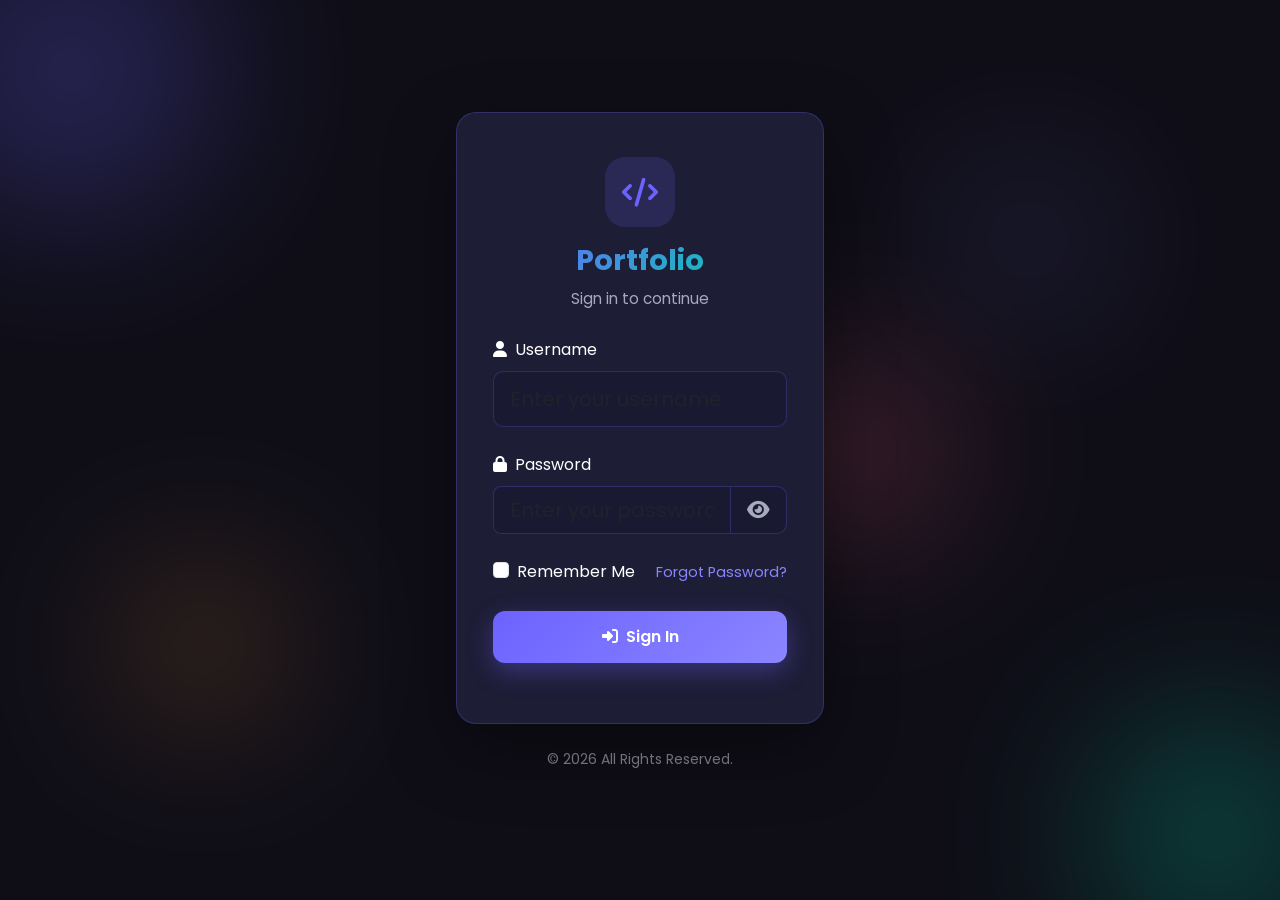
<file: login.html>
<!DOCTYPE html>
<html lang="en">
<head>
    <meta charset="UTF-8">
    <meta name="viewport" content="width=device-width, initial-scale=1.0">
    <title>Login - Portfolio</title>
    <!-- Google Fonts -->
    <link href="https://fonts.googleapis.com/css2?family=Poppins:wght@300;400;500;600;700;800&display=swap" rel="stylesheet">
    <!-- Font Awesome -->
    <link rel="stylesheet" href="https://cdnjs.cloudflare.com/ajax/libs/font-awesome/6.5.1/css/all.min.css">
    <!-- Bootstrap 5 -->
    <link href="https://cdn.jsdelivr.net/npm/bootstrap@5.3.2/dist/css/bootstrap.min.css" rel="stylesheet">
    <!-- Custom CSS -->
    <link rel="stylesheet" href="css/style.css">
</head>
<body>
    <div class="login-wrapper">
        <!-- Animated Background Shapes -->
        <div class="bg-shapes">
            <div class="shape shape-1"></div>
            <div class="shape shape-2"></div>
            <div class="shape shape-3"></div>
            <div class="shape shape-4"></div>
            <div class="shape shape-5"></div>
        </div>

        <div class="container">
            <div class="row justify-content-center align-items-center min-vh-100">
                <div class="col-12 col-sm-10 col-md-8 col-lg-5 col-xl-4">
                    <!-- Login Card -->
                    <div class="login-card">
                        <!-- Logo / Brand -->
                        <div class="login-brand text-center mb-4">
                            <div class="brand-icon">
                                <i class="fas fa-code"></i>
                            </div>
                            <h2 class="brand-title">Portfolio</h2>
                            <p class="brand-subtitle">Sign in to continue</p>
                        </div>

                        <!-- Error Message -->
                        <div id="loginError" class="alert alert-danger d-none" role="alert">
                            <i class="fas fa-exclamation-circle me-2"></i>
                            <span id="errorText">Invalid credentials. Please try again.</span>
                        </div>

                        <!-- Success Message -->
                        <div id="loginSuccess" class="alert alert-success d-none" role="alert">
                            <i class="fas fa-check-circle me-2"></i>
                            Login successful! Redirecting...
                        </div>

                        <!-- Login Form -->
                        <form id="loginForm" novalidate>
                            <!-- Username Field -->
                            <div class="mb-4">
                                <label for="username" class="form-label">
                                    <i class="fas fa-user me-2"></i>Username
                                </label>
                                <input
                                    type="text"
                                    class="form-control form-control-lg"
                                    id="username"
                                    placeholder="Enter your username"
                                    autocomplete="username"
                                    required
                                >
                                <div class="invalid-feedback">Please enter your username.</div>
                            </div>

                            <!-- Password Field -->
                            <div class="mb-4">
                                <label for="password" class="form-label">
                                    <i class="fas fa-lock me-2"></i>Password
                                </label>
                                <div class="input-group input-group-lg">
                                    <input
                                        type="password"
                                        class="form-control"
                                        id="password"
                                        placeholder="Enter your password"
                                        autocomplete="current-password"
                                        required
                                    >
                                    <button
                                        class="btn btn-outline-secondary"
                                        type="button"
                                        id="togglePassword"
                                        aria-label="Toggle password visibility"
                                        title="Show/Hide Password"
                                    >
                                        <i class="fas fa-eye" id="toggleIcon"></i>
                                    </button>
                                </div>
                                <div class="invalid-feedback">Please enter your password.</div>
                            </div>

                            <!-- Remember Me & Forgot -->
                            <div class="d-flex justify-content-between align-items-center mb-4">
                                <div class="form-check">
                                    <input
                                        class="form-check-input"
                                        type="checkbox"
                                        id="rememberMe"
                                    >
                                    <label class="form-check-label" for="rememberMe">
                                        Remember Me
                                    </label>
                                </div>
                                <a href="#" class="forgot-link" onclick="showForgotHint(event)">
                                    Forgot Password?
                                </a>
                            </div>

                            <!-- Login Button -->
                            <button
                                type="submit"
                                class="btn btn-login w-100 btn-lg mb-3"
                                id="loginBtn"
                            >
                                <i class="fas fa-sign-in-alt me-2"></i>Sign In
                            </button>
                        </form>
                    </div>

                    <!-- Footer Text -->
                    <p class="text-center text-white-50 mt-4 small">
                        &copy; <span id="footerYear"></span> All Rights Reserved.
                    </p>
                </div>
            </div>
        </div>
    </div>

    <!-- Bootstrap JS -->
    <script src="https://cdn.jsdelivr.net/npm/bootstrap@5.3.2/dist/js/bootstrap.bundle.min.js"></script>
    <!-- Custom JS -->
    <script src="js/login.js"></script>
</body>
</html>
</file>
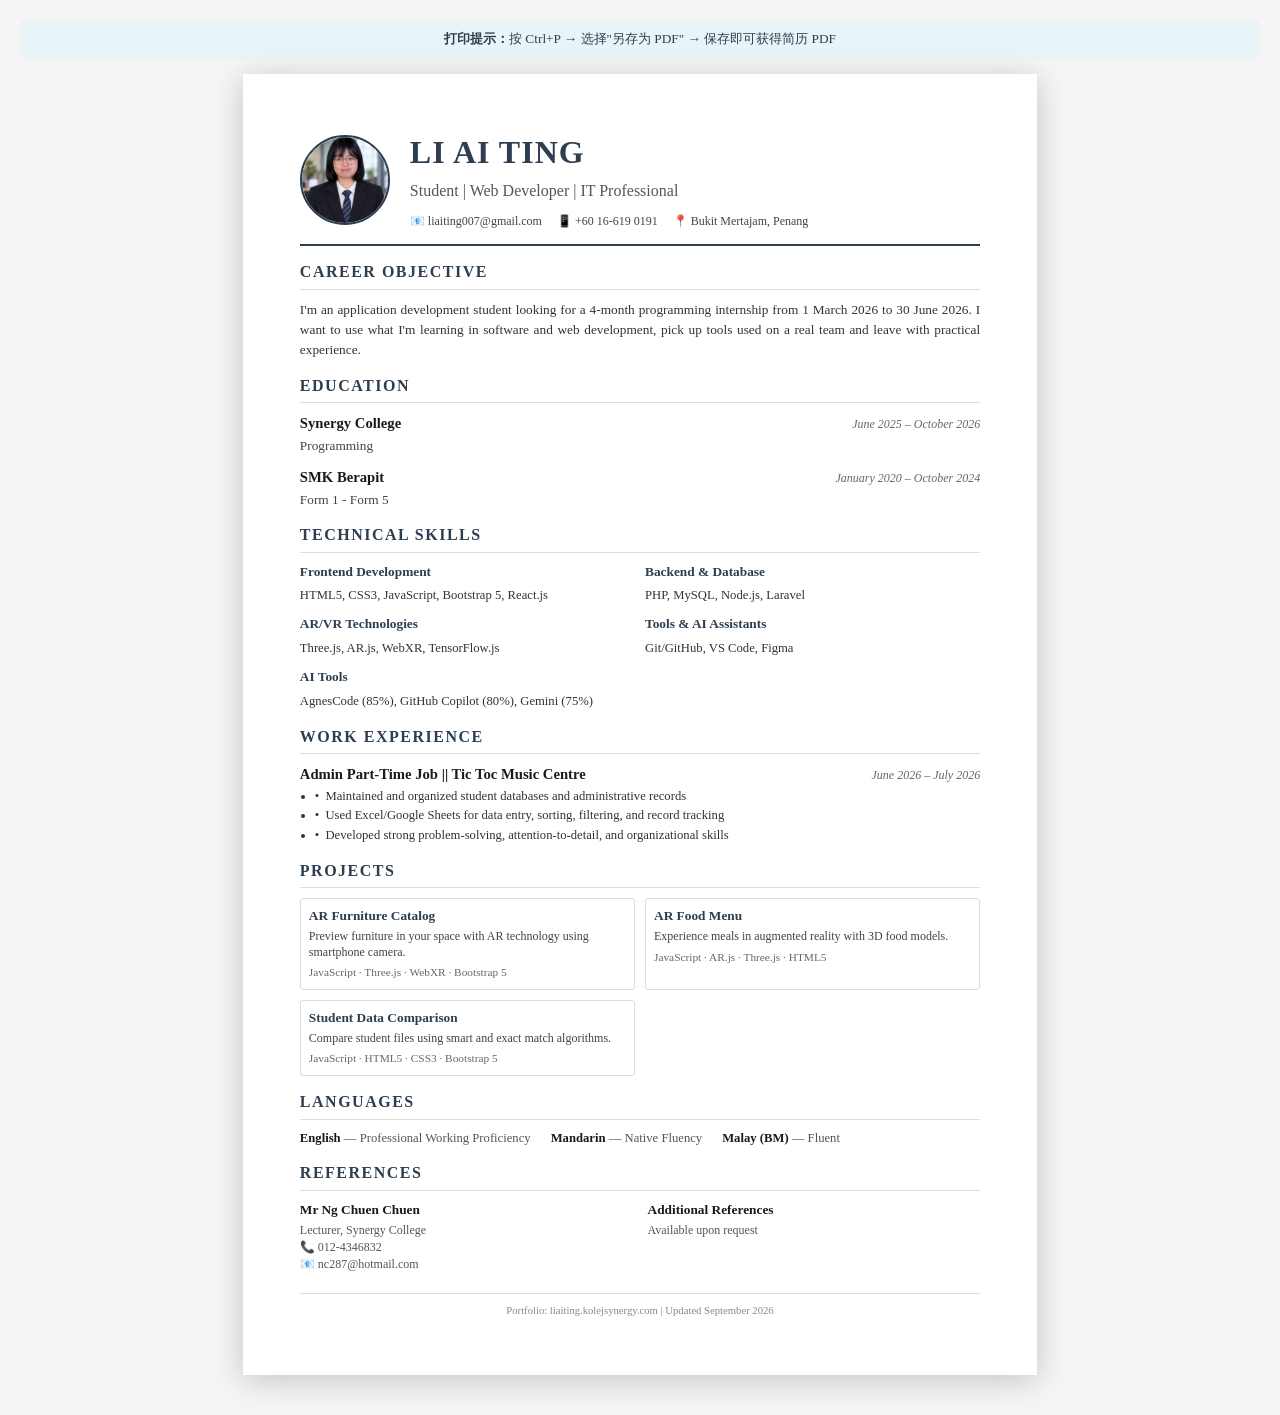
<file: resume.html>
<!DOCTYPE html>
<html lang="en">
<head>
    <meta charset="UTF-8">
    <meta name="viewport" content="width=device-width, initial-scale=1.0">
    <title>Li Ai Ting - Resume</title>
    <style>
        /* Reset and base */
        * {
            margin: 0;
            padding: 0;
            box-sizing: border-box;
        }
        
        body {
            font-family: 'Georgia', 'Times New Roman', serif;
            font-size: 11pt;
            line-height: 1.4;
            color: #1a1a1a;
            background: #fff;
        }
        
        /* A4 page setup */
        @page {
            size: A4;
            margin: 15mm;
        }
        
        .page {
            width: 210mm;
            min-height: 297mm;
            padding: 15mm;
            margin: 0 auto;
            background: #fff;
        }
        
        /* Header section */
        .header {
            display: flex;
            align-items: center;
            gap: 20px;
            padding-bottom: 15px;
            border-bottom: 2px solid #2c3e50;
            margin-bottom: 15px;
        }
        
        .profile-photo {
            width: 90px;
            height: 90px;
            border-radius: 50%;
            object-fit: cover;
            border: 2px solid #2c3e50;
            flex-shrink: 0;
        }
        
        .header-info {
            flex: 1;
        }
        
        .name {
            font-size: 24pt;
            font-weight: bold;
            color: #2c3e50;
            margin-bottom: 5px;
            letter-spacing: 1px;
        }
        
        .title {
            font-size: 12pt;
            color: #555;
            margin-bottom: 10px;
            font-weight: normal;
        }
        
        .contact-info {
            display: flex;
            flex-wrap: wrap;
            gap: 15px;
            font-size: 9pt;
            color: #444;
        }
        
        .contact-info span {
            display: flex;
            align-items: center;
            gap: 5px;
        }
        
        /* Section styling */
        .section {
            margin-bottom: 15px;
        }
        
        .section-title {
            font-size: 12pt;
            font-weight: bold;
            color: #2c3e50;
            text-transform: uppercase;
            letter-spacing: 1.5px;
            border-bottom: 1px solid #ddd;
            padding-bottom: 5px;
            margin-bottom: 10px;
        }
        
        /* Objective */
        .objective {
            font-size: 10pt;
            color: #333;
            text-align: justify;
            line-height: 1.5;
        }
        
        /* Education and Experience */
        .edu-item, .work-item {
            margin-bottom: 12px;
        }
        
        .edu-item:last-child, .work-item:last-child {
            margin-bottom: 0;
        }
        
        .item-header {
            display: flex;
            justify-content: space-between;
            align-items: baseline;
            margin-bottom: 3px;
        }
        
        .item-title {
            font-size: 11pt;
            font-weight: bold;
            color: #1a1a1a;
        }
        
        .item-date {
            font-size: 9pt;
            color: #666;
            font-style: italic;
        }
        
        .item-subtitle {
            font-size: 10pt;
            color: #444;
            margin-bottom: 4px;
        }
        
        .item-desc {
            font-size: 9.5pt;
            color: #333;
            line-height: 1.4;
        }
        
        .item-desc ul {
            margin-left: 15px;
            padding: 0;
        }
        
        .item-desc li {
            margin-bottom: 2px;
        }
        
        .item-desc li:before {
            content: "• ";
            margin-right: 3px;
        }
        
        /* Skills */
        .skills-grid {
            display: grid;
            grid-template-columns: 1fr 1fr;
            gap: 10px;
        }
        
        .skill-category h4 {
            font-size: 10pt;
            font-weight: bold;
            color: #2c3e50;
            margin-bottom: 5px;
        }
        
        .skill-list {
            font-size: 9.5pt;
            color: #333;
            line-height: 1.5;
        }
        
        /* Languages */
        .languages-list {
            display: flex;
            gap: 20px;
            flex-wrap: wrap;
        }
        
        .language-item {
            font-size: 9.5pt;
        }
        
        .language-name {
            font-weight: bold;
            color: #1a1a1a;
        }
        
        .language-level {
            color: #555;
        }
        
        /* Projects */
        .projects-grid {
            display: grid;
            grid-template-columns: 1fr 1fr;
            gap: 10px;
        }
        
        .project-item {
            border: 1px solid #ddd;
            padding: 8px;
            border-radius: 3px;
        }
        
        .project-name {
            font-size: 10pt;
            font-weight: bold;
            color: #2c3e50;
            margin-bottom: 3px;
        }
        
        .project-desc {
            font-size: 9pt;
            color: #444;
            margin-bottom: 5px;
            line-height: 1.3;
        }
        
        .project-tech {
            font-size: 8.5pt;
            color: #666;
        }
        
        /* References */
        .references-grid {
            display: grid;
            grid-template-columns: 1fr 1fr;
            gap: 15px;
        }
        
        .reference-item h4 {
            font-size: 10pt;
            font-weight: bold;
            color: #1a1a1a;
            margin-bottom: 3px;
        }
        
        .reference-item p {
            font-size: 9pt;
            color: #555;
            margin: 0;
            line-height: 1.4;
        }
        
        /* Footer */
        .footer {
            margin-top: 20px;
            padding-top: 10px;
            border-top: 1px solid #ddd;
            text-align: center;
            font-size: 8pt;
            color: #888;
        }
        
        /* Print styles */
        @media print {
            body {
                print-color-adjust: exact;
                -webkit-print-color-adjust: exact;
            }
            
            .page {
                padding: 0;
                margin: 0;
                width: 100%;
                min-height: auto;
                box-shadow: none;
            }
            
            .section {
                page-break-inside: avoid;
            }
            
            .project-item, .reference-item {
                page-break-inside: avoid;
            }
        }
        
        /* Screen preview styling */
        @media screen {
            body {
                background: #f5f5f5;
                padding: 20px;
            }
            
            .page {
                box-shadow: 0 5px 30px rgba(0,0,0,0.2);
                margin-bottom: 20px;
            }
            
            .print-hint {
                text-align: center;
                margin-bottom: 15px;
                padding: 10px;
                background: #e8f4f8;
                border-radius: 5px;
                font-size: 10pt;
                color: #2c3e50;
            }
        }
    </style>
</head>
<body>
    <div class="print-hint">
        <strong>打印提示：</strong>按 Ctrl+P → 选择"另存为 PDF" → 保存即可获得简历 PDF
    </div>
    
    <div class="page">
        <!-- Header -->
        <div class="header">
            <img src="images/profile.jpg" alt="Li Ai Ting" class="profile-photo">
            <div class="header-info">
                <h1 class="name">LI AI TING</h1>
                <p class="title">Student | Web Developer | IT Professional</p>
                <div class="contact-info">
                    <span>📧 liaiting007@gmail.com</span>
                    <span>📱 +60 16-619 0191</span>
                    <span>📍 Bukit Mertajam, Penang</span>
                </div>
            </div>
        </div>
        
        <!-- Career Objective -->
        <div class="section">
            <h2 class="section-title">Career Objective</h2>
            <p class="objective">
                I'm an application development student looking for a 4-month programming internship from 1 March 2026 to 30 June 2026. I want to use what I'm learning in software and web development, pick up tools used on a real team and leave with practical experience.
            </p>
        </div>
        
        <!-- Education -->
        <div class="section">
            <h2 class="section-title">Education</h2>
            <div class="edu-item">
                <div class="item-header">
                    <span class="item-title">Synergy College</span>
                    <span class="item-date">June 2025 – October 2026</span>
                </div>
                <div class="item-subtitle">Programming</div>
            </div>
            <div class="edu-item">
                <div class="item-header">
                    <span class="item-title">SMK Berapit</span>
                    <span class="item-date">January 2020 – October 2024</span>
                </div>
                <div class="item-subtitle">Form 1 - Form 5</div>
            </div>
        </div>
        
        <!-- Technical Skills -->
        <div class="section">
            <h2 class="section-title">Technical Skills</h2>
            <div class="skills-grid">
                <div class="skill-category">
                    <h4>Frontend Development</h4>
                    <p class="skill-list">HTML5, CSS3, JavaScript, Bootstrap 5, React.js</p>
                </div>
                <div class="skill-category">
                    <h4>Backend & Database</h4>
                    <p class="skill-list">PHP, MySQL, Node.js, Laravel</p>
                </div>
                <div class="skill-category">
                    <h4>AR/VR Technologies</h4>
                    <p class="skill-list">Three.js, AR.js, WebXR, TensorFlow.js</p>
                </div>
                <div class="skill-category">
                    <h4>Tools & AI Assistants</h4>
                    <p class="skill-list">Git/GitHub, VS Code, Figma</p>
                </div>
                <div class="skill-category">
                    <h4>AI Tools</h4>
                    <p class="skill-list">AgnesCode (85%), GitHub Copilot (80%), Gemini (75%)</p>
                </div>
            </div>
        </div>
        
        <!-- Work Experience -->
        <div class="section">
            <h2 class="section-title">Work Experience</h2>
            <div class="work-item">
                <div class="item-header">
                    <span class="item-title">Admin Part-Time Job || Tic Toc Music Centre</span>
                    <span class="item-date">June 2026 – July 2026</span>
                </div>
                <div class="item-desc">
                    <ul>
                        <li>Maintained and organized student databases and administrative records</li>
                        <li>Used Excel/Google Sheets for data entry, sorting, filtering, and record tracking</li>
                        <li>Developed strong problem-solving, attention-to-detail, and organizational skills</li>
                    </ul>
                </div>
            </div>
        </div>
        
        <!-- Projects -->
        <div class="section">
            <h2 class="section-title">Projects</h2>
            <div class="projects-grid">
                <div class="project-item">
                    <div class="project-name">AR Furniture Catalog</div>
                    <p class="project-desc">Preview furniture in your space with AR technology using smartphone camera.</p>
                    <p class="project-tech">JavaScript · Three.js · WebXR · Bootstrap 5</p>
                </div>
                <div class="project-item">
                    <div class="project-name">AR Food Menu</div>
                    <p class="project-desc">Experience meals in augmented reality with 3D food models.</p>
                    <p class="project-tech">JavaScript · AR.js · Three.js · HTML5</p>
                </div>
                <div class="project-item">
                    <div class="project-name">Student Data Comparison</div>
                    <p class="project-desc">Compare student files using smart and exact match algorithms.</p>
                    <p class="project-tech">JavaScript · HTML5 · CSS3 · Bootstrap 5</p>
                </div>
            </div>
        </div>
        
        <!-- Languages -->
        <div class="section">
            <h2 class="section-title">Languages</h2>
            <div class="languages-list">
                <div class="language-item">
                    <span class="language-name">English</span>
                    <span class="language-level">— Professional Working Proficiency</span>
                </div>
                <div class="language-item">
                    <span class="language-name">Mandarin</span>
                    <span class="language-level">— Native Fluency</span>
                </div>
                <div class="language-item">
                    <span class="language-name">Malay (BM)</span>
                    <span class="language-level">— Fluent</span>
                </div>
            </div>
        </div>
        
        <!-- References -->
        <div class="section">
            <h2 class="section-title">References</h2>
            <div class="references-grid">
                <div class="reference-item">
                    <h4>Mr Ng Chuen Chuen</h4>
                    <p>Lecturer, Synergy College<br>
                    📞 012-4346832<br>
                    📧 nc287@hotmail.com</p>
                </div>
                <div class="reference-item">
                    <h4>Additional References</h4>
                    <p>Available upon request</p>
                </div>
            </div>
        </div>
        
        <!-- Footer -->
        <div class="footer">
            Portfolio: liaiting.kolejsynergy.com | Updated September 2026
        </div>
    </div>
</body>
</html>
</file>
<file: css/style.css>
/* ============================================================
   PERSONAL PORTFOLIO — MASTER STYLESHEET
   ============================================================
   CUSTOMIZATION GUIDE
   Change these CSS variables to re-theme the entire site.
   ============================================================ */

/* ---- REPLACE: Theme Colours ---- */
:root {
    --primary-color:        #6C63FF;   /* Main brand colour            */
    --primary-dark:         #5A52D5;   /* Darker shade for hovers      */
    --primary-light:        #8B85FF;   /* Lighter shade for accents    */
    --secondary-color:      #00D4AA;   /* Accent / highlight colour    */
    --accent-color:         #FF6584;   /* CTA / warning accent         */
    --background-color:     #0F0E17;   /* Page background              */
    --background-alt:       #1A1932;   /* Card / section alt bg        */
    --background-card:      #1E1D36;   /* Card surface                 */
    --text-color:           #FFFFFE;   /* Primary text                 */
    --text-muted:           #A7A9BE;   /* Muted / secondary text       */
    --text-dark:            #2D2D2D;   /* Dark text for light elements */
    --border-color:         rgba(108, 99, 255, 0.25);
    --shadow-color:         rgba(0, 0, 0, 0.4);
    --gradient-hero:        linear-gradient(135deg, #6C63FF 0%, #00D4AA 100%);
    --gradient-card:        linear-gradient(145deg, #1E1D36 0%, #1A1932 100%);
    --gradient-btn:         linear-gradient(135deg, #6C63FF 0%, #8B85FF 100%);
    --font-main:            'Poppins', sans-serif;
    --transition-speed:     0.3s;
    --border-radius:        12px;
    --border-radius-lg:     20px;
}

/* ---- REPLACE: Font size scale (optional) ---- */
html { font-size: 16px; }

/* ============================================================
   RESET & BASE
   ============================================================ */
*, *::before, *::after { box-sizing: border-box; margin: 0; padding: 0; }

html {
    scroll-behavior: smooth;
    scroll-padding-top: 80px;
}

body {
    font-family: var(--font-main);
    background-color: var(--background-color);
    color: var(--text-color);
    line-height: 1.7;
    overflow-x: hidden;
}

a { text-decoration: none; color: inherit; transition: color var(--transition-speed); }
ul { list-style: none; }
img { max-width: 100%; height: auto; display: block; }
button { cursor: pointer; border: none; background: none; font-family: inherit; }

/* ============================================================
   UTILITY
   ============================================================ */
.container { max-width: 1200px; padding: 0 1.5rem; }
.section { padding: 100px 0; position: relative; }
.section-alt { background: var(--background-alt); }

.section-header {
    text-align: center;
    margin-bottom: 60px;
}
.section-header h2 {
    font-size: 2.5rem;
    font-weight: 700;
    margin-bottom: 12px;
    position: relative;
    display: inline-block;
}
.section-header h2::after {
    content: '';
    position: absolute;
    bottom: -8px;
    left: 50%;
    transform: translateX(-50%);
    width: 60px;
    height: 4px;
    background: var(--gradient-hero);
    border-radius: 2px;
}
.section-header p {
    color: var(--text-muted);
    font-size: 1.1rem;
    max-width: 600px;
    margin: 16px auto 0;
}

/* ============================================================
   SCROLL REVEAL
   ============================================================ */
.reveal {
    opacity: 0;
    transform: translateY(40px);
    transition: opacity 0.8s ease, transform 0.8s ease;
}
.reveal.active {
    opacity: 1;
    transform: translateY(0);
}

/* ============================================================
   NAVBAR
   ============================================================ */
.navbar {
    position: sticky;
    top: 0;
    z-index: 1000;
    background: rgba(15, 14, 23, 0.9);
    backdrop-filter: blur(20px);
    -webkit-backdrop-filter: blur(20px);
    border-bottom: 1px solid var(--border-color);
    padding: 12px 0;
    transition: all var(--transition-speed);
}
.navbar.scrolled {
    padding: 8px 0;
    box-shadow: 0 4px 30px var(--shadow-color);
}
.navbar-brand {
    font-weight: 700;
    font-size: 1.5rem;
    background: var(--gradient-hero);
    -webkit-background-clip: text;
    -webkit-text-fill-color: transparent;
    background-clip: text;
}
.navbar-brand span { color: var(--secondary-color); }
.navbar-nav .nav-link {
    color: var(--text-muted);
    font-weight: 500;
    font-size: 0.95rem;
    padding: 8px 16px !important;
    border-radius: 8px;
    transition: all var(--transition-speed);
    position: relative;
}
.navbar-nav .nav-link:hover,
.navbar-nav .nav-link.active {
    color: var(--primary-color);
}
.navbar-nav .nav-link.active::after {
    content: '';
    position: absolute;
    bottom: 0;
    left: 50%;
    transform: translateX(-50%);
    width: 20px;
    height: 3px;
    background: var(--primary-color);
    border-radius: 2px;
}
.navbar-toggler {
    border: 1px solid var(--border-color);
    padding: 6px 10px;
}
.navbar-toggler-icon {
    background-image: url("data:image/svg+xml,%3csvg xmlns='http://www.w3.org/2000/svg' viewBox='0 0 30 30'%3e%3cpath stroke='rgba(108,99,255,1)' stroke-linecap='round' stroke-miterlimit='10' stroke-width='2' d='M4 7h22M4 15h22M4 23h22'/%3e%3c/svg%3e");
}
.btn-logout {
    background: var(--accent-color);
    color: #fff !important;
    border-radius: 8px;
    padding: 6px 18px !important;
    font-weight: 600;
    transition: all var(--transition-speed);
}
.btn-logout:hover {
    background: #e5546f;
    transform: translateY(-2px);
}

/* ============================================================
   HERO SECTION
   ============================================================ */
#home {
    min-height: 100vh;
    display: flex;
    align-items: center;
    justify-content: center;
    padding: 120px 0 80px;
    position: relative;
    overflow: hidden;
}
/* Animated background orbs */
.hero-bg-orb {
    position: absolute;
    border-radius: 50%;
    filter: blur(80px);
    opacity: 0.3;
    animation: floatOrb 8s ease-in-out infinite;
}
.hero-bg-orb.orb1 {
    width: 400px; height: 400px;
    background: var(--primary-color);
    top: -100px; right: -100px;
    animation-delay: 0s;
}
.hero-bg-orb.orb2 {
    width: 300px; height: 300px;
    background: var(--secondary-color);
    bottom: -50px; left: -50px;
    animation-delay: 3s;
}
.hero-bg-orb.orb3 {
    width: 200px; height: 200px;
    background: var(--accent-color);
    top: 50%; left: 50%;
    animation-delay: 5s;
}
@keyframes floatOrb {
    0%, 100% { transform: translate(0, 0) scale(1); }
    33% { transform: translate(30px, -30px) scale(1.05); }
    66% { transform: translate(-20px, 20px) scale(0.95); }
}

.hero-content {
    display: grid;
    grid-template-columns: 1fr 1fr;
    gap: 60px;
    align-items: center;
    position: relative;
    z-index: 2;
}
.hero-text .greeting {
    font-size: 1.1rem;
    color: var(--secondary-color);
    font-weight: 600;
    text-transform: uppercase;
    letter-spacing: 3px;
    margin-bottom: 12px;
}
.hero-text h1 {
    font-size: 3.5rem;
    font-weight: 800;
    line-height: 1.15;
    margin-bottom: 8px;
}
.hero-text h1 span {
    background: var(--gradient-hero);
    -webkit-background-clip: text;
    -webkit-text-fill-color: transparent;
    background-clip: text;
}
.hero-text .tagline {
    font-size: 1.4rem;
    color: var(--text-muted);
    margin-bottom: 16px;
}
.typing-wrapper {
    font-size: 1.3rem;
    color: var(--primary-light);
    margin-bottom: 20px;
    min-height: 32px;
}
.typing-wrapper .typed-cursor { color: var(--primary-color); }
.hero-text .intro {
    color: var(--text-muted);
    font-size: 1.05rem;
    margin-bottom: 32px;
    max-width: 500px;
}
.hero-buttons { display: flex; gap: 16px; flex-wrap: wrap; margin-bottom: 32px; }
.btn-primary-custom {
    background: var(--gradient-btn);
    color: #fff;
    padding: 14px 32px;
    border-radius: 50px;
    font-weight: 600;
    font-size: 1rem;
    display: inline-flex;
    align-items: center;
    gap: 8px;
    transition: all var(--transition-speed);
    box-shadow: 0 8px 25px rgba(108, 99, 255, 0.35);
}
.btn-primary-custom:hover {
    transform: translateY(-3px);
    box-shadow: 0 12px 35px rgba(108, 99, 255, 0.5);
    color: #fff;
}
.btn-secondary-custom {
    background: transparent;
    color: var(--text-color);
    border: 2px solid var(--border-color);
    padding: 12px 32px;
    border-radius: 50px;
    font-weight: 600;
    font-size: 1rem;
    display: inline-flex;
    align-items: center;
    gap: 8px;
    transition: all var(--transition-speed);
}
.btn-secondary-custom:hover {
    border-color: var(--primary-color);
    color: var(--primary-color);
    transform: translateY(-3px);
}
.status-badge {
    display: inline-flex;
    align-items: center;
    gap: 8px;
    background: rgba(0, 212, 170, 0.1);
    border: 1px solid rgba(0, 212, 170, 0.3);
    padding: 8px 18px;
    border-radius: 50px;
    font-size: 0.9rem;
    color: var(--secondary-color);
    margin-bottom: 20px;
}
.status-dot {
    width: 8px;
    height: 8px;
    background: var(--secondary-color);
    border-radius: 50%;
    animation: pulse 2s infinite;
}
@keyframes pulse {
    0%, 100% { opacity: 1; transform: scale(1); }
    50% { opacity: 0.5; transform: scale(1.3); }
}
.social-links { display: flex; gap: 12px; }
.social-links a {
    width: 44px;
    height: 44px;
    border-radius: 12px;
    border: 1px solid var(--border-color);
    display: flex;
    align-items: center;
    justify-content: center;
    color: var(--text-muted);
    font-size: 1.1rem;
    transition: all var(--transition-speed);
}
.social-links a:hover {
    border-color: var(--primary-color);
    color: var(--primary-color);
    transform: translateY(-3px);
    background: rgba(108, 99, 255, 0.1);
}

/* Social icons — rounded square style per design reference */
.social-links a {
    border-radius: 16px !important;
    width: 48px !important;
    height: 48px !important;
    font-size: 1.25rem !important;
}

/* Hero Image */
.hero-image-wrapper {
    display: flex;
    justify-content: center;
    align-items: center;
    position: relative;
}
.hero-image-container {
    position: relative;
    width: 340px;
    height: 340px;
}
.hero-image-container::before {
    content: '';
    position: absolute;
    inset: -15px;
    border-radius: 50%;
    background: var(--gradient-hero);
    opacity: 0.3;
    animation: rotateGlow 6s linear infinite;
}
@keyframes rotateGlow {
    0% { transform: rotate(0deg); }
    100% { transform: rotate(360deg); }
}
.hero-image-container img {
    width: 100%;
    height: 100%;
    object-fit: cover;
    border-radius: 50%;
    border: 4px solid var(--primary-color);
    position: relative;
    z-index: 2;
    box-shadow: 0 20px 60px rgba(108, 99, 255, 0.3);
}
.floating-badge {
    position: absolute;
    background: var(--background-card);
    border: 1px solid var(--border-color);
    border-radius: 12px;
    padding: 10px 16px;
    display: flex;
    align-items: center;
    gap: 8px;
    font-size: 0.85rem;
    font-weight: 600;
    z-index: 3;
    box-shadow: 0 8px 25px var(--shadow-color);
    animation: floatBadge 4s ease-in-out infinite;
}
.floating-badge.badge-1 { top: 20px; right: -20px; animation-delay: 0s; }
.floating-badge.badge-2 { bottom: 40px; left: -30px; animation-delay: 2s; }
.floating-badge.badge-3 { bottom: -10px; right: 10px; animation-delay: 1s; }
@keyframes floatBadge {
    0%, 100% { transform: translateY(0); }
    50% { transform: translateY(-10px); }
}
.floating-badge i { font-size: 1.2rem; }
.floating-badge .fa-html5 { color: #E34F26; }
.floating-badge .fa-js { color: #F7DF1E; }
.floating-badge .fa-react { color: #61DAFB; }
.floating-badge .fa-python { color: #3776AB; }

/* ============================================================
   ABOUT SECTION
   ============================================================ */
.about-grid {
    display: grid;
    grid-template-columns: 1fr 1.2fr;
    gap: 60px;
    align-items: center;
}
.about-image-wrapper {
    position: relative;
}
.about-image-wrapper img {
    border-radius: var(--border-radius-lg);
    box-shadow: 0 20px 60px var(--shadow-color);
    width: 100%;
    max-width: 420px;
    object-fit: contain;
    height: auto;
    max-height: 600px;
}
.about-image-wrapper::before {
    content: '';
    position: absolute;
    inset: 20px -20px -20px 20px;
    border: 2px solid var(--primary-color);
    border-radius: var(--border-radius-lg);
    z-index: -1;
    opacity: 0.4;
}
.about-content h3 {
    font-size: 1.8rem;
    margin-bottom: 16px;
}
.about-content h3 span { color: var(--primary-color); }
.about-content p {
    color: var(--text-muted);
    margin-bottom: 24px;
}
.about-details {
    display: grid;
    grid-template-columns: 1fr 1fr;
    gap: 12px;
    margin-bottom: 28px;
}
.about-details .detail-item {
    display: flex;
    gap: 8px;
    font-size: 0.95rem;
}
.about-details .detail-label { color: var(--text-muted); }
.about-details .detail-value { color: var(--text-color); font-weight: 600; }
.stats-row {
    display: grid;
    grid-template-columns: repeat(4, 1fr);
    gap: 20px;
    margin-top: 40px;
}
.stat-card {
    background: var(--background-card);
    border: 1px solid var(--border-color);
    border-radius: var(--border-radius);
    padding: 24px 16px;
    text-align: center;
    transition: all var(--transition-speed);
}
.stat-card:hover {
    transform: translateY(-5px);
    border-color: var(--primary-color);
    box-shadow: 0 10px 30px rgba(108, 99, 255, 0.2);
}
.stat-card .stat-number {
    font-size: 2rem;
    font-weight: 800;
    background: var(--gradient-hero);
    -webkit-background-clip: text;
    -webkit-text-fill-color: transparent;
    background-clip: text;
}
.stat-card .stat-label {
    color: var(--text-muted);
    font-size: 0.85rem;
    margin-top: 4px;
}

/* ============================================================
   SKILLS SECTION
   ============================================================ */
.skills-grid {
    display: grid;
    grid-template-columns: repeat(auto-fit, minmax(320px, 1fr));
    gap: 30px;
}
.skill-category {
    background: var(--background-card);
    border: 1px solid var(--border-color);
    border-radius: var(--border-radius-lg);
    padding: 32px;
    transition: all var(--transition-speed);
}
.skill-category:hover {
    border-color: var(--primary-color);
    transform: translateY(-4px);
    box-shadow: 0 12px 40px rgba(108, 99, 255, 0.15);
}
.skill-category-header {
    display: flex;
    align-items: center;
    gap: 12px;
    margin-bottom: 24px;
}
.skill-category-icon {
    width: 48px;
    height: 48px;
    border-radius: 12px;
    background: rgba(108, 99, 255, 0.15);
    display: flex;
    align-items: center;
    justify-content: center;
    font-size: 1.3rem;
    color: var(--primary-color);
}
.skill-category-title {
    font-size: 1.2rem;
    font-weight: 700;
}
.skill-item {
    margin-bottom: 18px;
}
.skill-item:last-child { margin-bottom: 0; }
.skill-info {
    display: flex;
    justify-content: space-between;
    margin-bottom: 8px;
    font-size: 0.9rem;
}
.skill-info .skill-name { font-weight: 500; }
.skill-info .skill-percent { color: var(--primary-color); font-weight: 600; }
.skill-bar {
    height: 8px;
    background: rgba(108, 99, 255, 0.15);
    border-radius: 4px;
    overflow: hidden;
}
.skill-bar .fill {
    height: 100%;
    background: var(--gradient-hero);
    border-radius: 4px;
    width: 0%;
    transition: width 1.2s ease;
}
.skill-item.animated .fill { width: var(--skill-level); }

/* ============================================================
   EDUCATION SECTION
   ============================================================ */
.timeline {
    position: relative;
    max-width: 800px;
    margin: 0 auto;
}
.timeline::before {
    content: '';
    position: absolute;
    left: 50%;
    transform: translateX(-50%);
    width: 3px;
    height: 100%;
    background: var(--border-color);
    border-radius: 2px;
}
.timeline-item {
    position: relative;
    width: 50%;
    padding: 0 40px 50px;
}
.timeline-item:nth-child(odd) { left: 0; text-align: right; }
.timeline-item:nth-child(even) { left: 50%; text-align: left; }
.timeline-dot {
    position: absolute;
    top: 5px;
    width: 18px;
    height: 18px;
    background: var(--primary-color);
    border-radius: 50%;
    border: 4px solid var(--background-color);
    z-index: 2;
}
.timeline-item:nth-child(odd) .timeline-dot { right: -9px; }
.timeline-item:nth-child(even) .timeline-dot { left: -9px; }
.timeline-card {
    background: var(--background-card);
    border: 1px solid var(--border-color);
    border-radius: var(--border-radius);
    padding: 24px;
    transition: all var(--transition-speed);
}
.timeline-card:hover {
    border-color: var(--primary-color);
    transform: translateY(-4px);
    box-shadow: 0 10px 30px rgba(108, 99, 255, 0.15);
}
.timeline-card-logo {
    display: flex;
    flex-direction: column;
    align-items: center;
    text-align: center;
    gap: 12px;
}
.timeline-logo {
    width: 80px;
    height: 80px;
    border-radius: 50%;
    overflow: hidden;
    background: transparent;
    border: none;
    flex-shrink: 0;
}
.timeline-logo img {
    width: 100%;
    height: 100%;
    object-fit: contain;
}
.timeline-date {
    display: inline-block;
    background: rgba(108, 99, 255, 0.15);
    color: var(--primary-color);
    padding: 4px 14px;
    border-radius: 20px;
    font-size: 0.85rem;
    font-weight: 600;
    margin-bottom: 10px;
}
.timeline-card h4 { font-size: 1.15rem; margin-bottom: 4px; }
.timeline-card h5 {
    font-size: 0.95rem;
    color: var(--secondary-color);
    font-weight: 500;
    margin-bottom: 8px;
}
.timeline-card p {
    color: var(--text-muted);
    font-size: 0.9rem;
}

/* ============================================================
   WORK EXPERIENCE SECTION
   ============================================================ */
.work-grid {
    display: grid;
    grid-template-columns: 1fr;
    gap: 30px;
    max-width: 100%;
    margin: 0;
}
.work-card {
    background: var(--background-card);
    border: 1px solid var(--border-color);
    border-radius: var(--border-radius-lg);
    padding: 36px;
    transition: all var(--transition-speed);
    position: relative;
    overflow: hidden;
}
.work-card::before {
    content: '';
    position: absolute;
    top: 0; left: 0; right: 0;
    height: 4px;
    background: var(--gradient-hero);
}
.work-card:hover {
    border-color: var(--primary-color);
    transform: translateY(-6px);
    box-shadow: 0 16px 40px rgba(108, 99, 255, 0.15);
}
.work-icon {
    width: 56px; height: 56px;
    border-radius: 14px;
    background: rgba(108, 99, 255, 0.15);
    display: flex; align-items: center; justify-content: center;
    font-size: 1.5rem; color: var(--primary-color);
    margin-bottom: 18px;
}
.work-header { margin-bottom: 14px; }
.work-header h3 { font-size: 1.15rem; font-weight: 700; margin-bottom: 6px; }
.work-period {
    display: inline-block;
    background: rgba(0, 212, 170, 0.12);
    color: var(--secondary-color);
    padding: 3px 12px;
    border-radius: 20px;
    font-size: 0.82rem;
    font-weight: 600;
}
.work-desc {
    color: var(--text-muted);
    font-size: 0.9rem;
    line-height: 1.7;
    margin-bottom: 10px;
}

/* ============================================================
   LANGUAGES SECTION
   ============================================================ */
.languages-grid {
    display: grid;
    grid-template-columns: repeat(3, 1fr);
    gap: 20px;
    max-width: 100%;
    margin: 0;
}
.language-card {
    background: var(--background-card);
    border: 1px solid var(--border-color);
    border-radius: var(--border-radius-lg);
    padding: 32px 24px;
    text-align: center;
    transition: all var(--transition-speed);
    display: flex;
    flex-direction: column;
    align-items: center;
    justify-content: center;
    min-height: 180px;
}
.language-card:hover {
    border-color: var(--primary-color);
    transform: translateY(-5px);
    box-shadow: 0 12px 35px rgba(108, 99, 255, 0.15);
}
.lang-flag {
    font-size: 2.5rem;
    margin-bottom: 12px;
    display: block;
}
.language-card h3 {
    font-size: 1.15rem;
    font-weight: 700;
    margin-bottom: 8px;
}
.lang-level {
    display: inline-block;
    color: var(--secondary-color);
    font-size: 0.82rem;
    font-weight: 600;
    margin-bottom: 14px;
}
.lang-bar {
    height: 6px;
    background: rgba(108, 99, 255, 0.15);
    border-radius: 3px;
    overflow: hidden;
    width: 80%;
}
.lang-fill {
    height: 100%;
    background: var(--gradient-hero);
    border-radius: 3px;
    width: 0%;
    transition: width 1s ease;
}
.language-card.animated .lang-fill { width: var(--lang-level); }

/* ============================================================
   PROJECTS SECTION
   ============================================================ */
.project-filters {
    display: flex;
    justify-content: center;
    flex-wrap: wrap;
    gap: 10px;
    margin-bottom: 40px;
}
.filter-btn {
    background: var(--background-card);
    border: 1px solid var(--border-color);
    color: var(--text-muted);
    padding: 8px 22px;
    border-radius: 50px;
    font-size: 0.9rem;
    font-weight: 500;
    transition: all var(--transition-speed);
}
.filter-btn:hover,
.filter-btn.active {
    background: var(--primary-color);
    border-color: var(--primary-color);
    color: #fff;
}
.projects-grid {
    display: grid;
    grid-template-columns: repeat(auto-fit, minmax(340px, 1fr));
    gap: 30px;
}
.project-card {
    background: var(--background-card);
    border: 1px solid var(--border-color);
    border-radius: var(--border-radius-lg);
    overflow: hidden;
    transition: all var(--transition-speed);
}
.project-card:hover {
    transform: translateY(-8px);
    border-color: var(--primary-color);
    box-shadow: 0 20px 50px rgba(108, 99, 255, 0.2);
}
.project-card.hidden {
    display: none;
}
.project-image {
    position: relative;
    overflow: hidden;
    height: 200px;
}
.project-image img {
    width: 100%;
    height: 100%;
    object-fit: cover;
    transition: transform 0.5s ease;
}
.project-card:hover .project-image img {
    transform: scale(1.08);
}
.project-overlay {
    position: absolute;
    inset: 0;
    background: rgba(108, 99, 255, 0.85);
    display: flex;
    align-items: center;
    justify-content: center;
    gap: 16px;
    opacity: 0;
    transition: opacity var(--transition-speed);
}
.project-card:hover .project-overlay { opacity: 1; }
.project-overlay a {
    width: 48px;
    height: 48px;
    border-radius: 50%;
    background: #fff;
    color: var(--primary-color);
    display: flex;
    align-items: center;
    justify-content: center;
    font-size: 1.1rem;
    transition: all var(--transition-speed);
    transform: translateY(20px);
}
.project-card:hover .project-overlay a { transform: translateY(0); }
.project-overlay a:hover { background: var(--primary-color); color: #fff; }
.project-info { padding: 24px; }
.project-category {
    display: inline-block;
    background: rgba(0, 212, 170, 0.12);
    color: var(--secondary-color);
    padding: 4px 12px;
    border-radius: 20px;
    font-size: 0.8rem;
    font-weight: 600;
    margin-bottom: 12px;
}
.project-info h4 {
    font-size: 1.2rem;
    margin-bottom: 8px;
}
.project-info p {
    color: var(--text-muted);
    font-size: 0.9rem;
    margin-bottom: 16px;
}
.project-tech {
    display: flex;
    flex-wrap: wrap;
    gap: 8px;
    margin-bottom: 18px;
}
.project-tech span {
    background: rgba(108, 99, 255, 0.12);
    color: var(--primary-light);
    padding: 4px 10px;
    border-radius: 6px;
    font-size: 0.78rem;
    font-weight: 500;
}
.project-actions {
    display: flex;
    gap: 10px;
}
.btn-project-view {
    flex: 1;
    background: var(--gradient-btn);
    color: #fff;
    padding: 10px 16px;
    border-radius: 8px;
    font-size: 0.9rem;
    font-weight: 600;
    text-align: center;
    transition: all var(--transition-speed);
}
.btn-project-view:hover { transform: translateY(-2px); box-shadow: 0 6px 20px rgba(108,99,255,0.4); }
.btn-project-github {
    background: rgba(255,255,255,0.08);
    color: var(--text-color);
    padding: 10px 16px;
    border-radius: 8px;
    font-size: 0.9rem;
    font-weight: 600;
    text-align: center;
    border: 1px solid var(--border-color);
    transition: all var(--transition-speed);
}
.btn-project-github:hover { border-color: var(--primary-color); color: var(--primary-color); }

/* ============================================================
   VIEW ALL PROJECTS BUTTON
   ============================================================ */
.view-all-projects {
    text-align: center;
    margin-top: 50px;
}
.btn-view-all {
    display: inline-flex;
    align-items: center;
    gap: 10px;
    background: var(--gradient-btn);
    color: #fff;
    padding: 14px 40px;
    border-radius: 50px;
    font-weight: 600;
    font-size: 1rem;
    transition: all var(--transition-speed);
    box-shadow: 0 8px 25px rgba(108, 99, 255, 0.35);
    text-decoration: none;
}
.btn-view-all:hover {
    transform: translateY(-3px);
    box-shadow: 0 12px 35px rgba(108, 99, 255, 0.5);
    color: #fff;
}
.btn-view-all i {
    font-size: 1.1rem;
}

/* ============================================================
   ACHIEVEMENTS SECTION
   ============================================================ */
.achievements-grid {
    display: grid;
    grid-template-columns: repeat(auto-fit, minmax(280px, 1fr));
    gap: 24px;
}
.achievement-card {
    background: var(--background-card);
    border: 1px solid var(--border-color);
    border-radius: var(--border-radius-lg);
    padding: 28px;
    transition: all var(--transition-speed);
    position: relative;
    overflow: hidden;
}
.achievement-card::before {
    content: '';
    position: absolute;
    top: 0;
    left: 0;
    right: 0;
    height: 4px;
    background: var(--gradient-hero);
}
.achievement-card:hover {
    transform: translateY(-5px);
    border-color: var(--primary-color);
    box-shadow: 0 12px 40px rgba(108, 99, 255, 0.15);
}
.achievement-icon {
    width: 56px;
    height: 56px;
    border-radius: 14px;
    background: rgba(108, 99, 255, 0.12);
    display: flex;
    align-items: center;
    justify-content: center;
    font-size: 1.5rem;
    color: var(--primary-color);
    margin-bottom: 18px;
}
.achievement-card h4 { font-size: 1.1rem; margin-bottom: 6px; }
.achievement-card .org {
    color: var(--secondary-color);
    font-size: 0.9rem;
    font-weight: 500;
    margin-bottom: 4px;
}
.achievement-card .date {
    color: var(--text-muted);
    font-size: 0.85rem;
    margin-bottom: 10px;
}
.achievement-card p {
    color: var(--text-muted);
    font-size: 0.9rem;
}
.btn-achievement {
    display: inline-flex;
    align-items: center;
    gap: 6px;
    margin-top: 14px;
    color: var(--primary-color);
    font-size: 0.9rem;
    font-weight: 600;
    transition: all var(--transition-speed);
}
.btn-achievement:hover { color: var(--primary-light); gap: 10px; }

/* ============================================================
   REFERENCES / TESTIMONIALS
   ============================================================ */
.references-grid {
    display: grid;
    grid-template-columns: repeat(auto-fit, minmax(300px, 1fr));
    gap: 28px;
}
.reference-card {
    background: var(--background-card);
    border: 1px solid var(--border-color);
    border-radius: var(--border-radius-lg);
    padding: 32px;
    position: relative;
    transition: all var(--transition-speed);
}
.reference-card:hover {
    border-color: var(--primary-color);
    transform: translateY(-4px);
}
.reference-quote-icon {
    font-size: 2.5rem;
    color: var(--primary-color);
    opacity: 0.3;
    position: absolute;
    top: 20px;
    right: 24px;
}
.reference-card p {
    color: var(--text-muted);
    font-size: 0.95rem;
    font-style: italic;
    margin-bottom: 20px;
    line-height: 1.8;
}
.reference-author { display: flex; align-items: center; gap: 14px; }
.reference-author-img {
    width: 50px;
    height: 50px;
    border-radius: 50%;
    object-fit: cover;
    border: 2px solid var(--primary-color);
}
.reference-author-info h5 { font-size: 1rem; margin-bottom: 2px; }
.reference-author-info span { font-size: 0.85rem; color: var(--text-muted); }

/* ============================================================
   CONTACT SECTION
   ============================================================ */
.contact-grid {
    display: grid;
    grid-template-columns: 1fr;
    gap: 0;
    max-width: 100%;
    margin: 0;
}
.contact-info-card {
    background: var(--background-card);
    border: 1px solid var(--border-color);
    border-radius: var(--border-radius-lg);
    padding: 36px;
}
.contact-info-card h3 {
    font-size: 1.6rem;
    margin-bottom: 8px;
}
.contact-info-card > p {
    color: var(--text-muted);
    margin-bottom: 28px;
}
.contact-item {
    display: flex;
    align-items: center;
    gap: 16px;
    margin-bottom: 22px;
}
.contact-icon {
    width: 50px;
    height: 50px;
    border-radius: 12px;
    background: rgba(108, 99, 255, 0.12);
    display: flex;
    align-items: center;
    justify-content: center;
    font-size: 1.2rem;
    color: var(--primary-color);
    flex-shrink: 0;
}
.contact-item-text h5 { font-size: 0.95rem; margin-bottom: 2px; }
.contact-item-text a,
.contact-item-text p {
    color: var(--text-muted);
    font-size: 0.9rem;
    margin: 0;
}
.contact-item-text a:hover { color: var(--primary-color); }
.contact-social { display: flex; gap: 10px; margin-top: 28px; }

/* Contact Form */
.contact-form-card {
    background: var(--background-card);
    border: 1px solid var(--border-color);
    border-radius: var(--border-radius-lg);
    padding: 36px;
}
.contact-form-card h3 { font-size: 1.4rem; margin-bottom: 24px; }
.form-group { margin-bottom: 20px; }
.form-group label { font-size: 0.9rem; font-weight: 500; margin-bottom: 6px; display: block; }
.form-group input,
.form-group textarea {
    width: 100%;
    background: var(--background-alt);
    border: 1px solid var(--border-color);
    border-radius: 10px;
    padding: 12px 16px;
    color: var(--text-color);
    font-family: var(--font-main);
    font-size: 0.95rem;
    transition: border-color var(--transition-speed);
}
.form-group input:focus,
.form-group textarea:focus {
    outline: none;
    border-color: var(--primary-color);
}
.form-group textarea { resize: vertical; min-height: 120px; }
.btn-submit {
    background: var(--gradient-btn);
    color: #fff;
    padding: 14px 36px;
    border-radius: 50px;
    font-weight: 600;
    font-size: 1rem;
    display: inline-flex;
    align-items: center;
    gap: 8px;
    transition: all var(--transition-speed);
    width: 100%;
    justify-content: center;
}
.btn-submit:hover {
    transform: translateY(-2px);
    box-shadow: 0 8px 25px rgba(108, 99, 255, 0.4);
}
.form-note {
    margin-top: 14px;
    font-size: 0.82rem;
    color: var(--text-muted);
    text-align: center;
}
.form-note i { color: var(--secondary-color); }

/* ============================================================
   FOOTER
   ============================================================ */
.footer {
    background: var(--background-alt);
    border-top: 1px solid var(--border-color);
    padding: 60px 0 30px;
}
.footer-grid {
    display: grid;
    grid-template-columns: 2fr 1fr 1fr;
    gap: 40px;
    margin-bottom: 40px;
}
.footer-brand h3 {
    font-size: 1.5rem;
    margin-bottom: 12px;
    background: var(--gradient-hero);
    -webkit-background-clip: text;
    -webkit-text-fill-color: transparent;
    background-clip: text;
}
.footer-brand p { color: var(--text-muted); font-size: 0.9rem; max-width: 300px; }
.footer-col h4 {
    font-size: 1rem;
    margin-bottom: 16px;
    color: var(--text-color);
}
.footer-col ul li { margin-bottom: 10px; }
.footer-col ul li a {
    color: var(--text-muted);
    font-size: 0.9rem;
    transition: all var(--transition-speed);
}
.footer-col ul li a:hover { color: var(--primary-color); padding-left: 6px; }
.footer-social { display: flex; gap: 10px; margin-top: 20px; }
.footer-social a {
    width: 40px;
    height: 40px;
    border-radius: 10px;
    border: 1px solid var(--border-color);
    display: flex;
    align-items: center;
    justify-content: center;
    color: var(--text-muted);
    transition: all var(--transition-speed);
}
.footer-social a:hover {
    border-color: var(--primary-color);
    color: var(--primary-color);
    transform: translateY(-3px);
}
.footer-bottom {
    border-top: 1px solid var(--border-color);
    padding-top: 24px;
    text-align: center;
    color: var(--text-muted);
    font-size: 0.85rem;
}

/* ============================================================
   SCROLL-TO-TOP BUTTON
   ============================================================ */
.scroll-top {
    position: fixed;
    bottom: 30px;
    right: 30px;
    width: 50px;
    height: 50px;
    border-radius: 14px;
    background: var(--gradient-btn);
    color: #fff;
    font-size: 1.2rem;
    display: flex;
    align-items: center;
    justify-content: center;
    z-index: 999;
    opacity: 0;
    visibility: hidden;
    transform: translateY(20px);
    transition: all var(--transition-speed);
    box-shadow: 0 8px 25px rgba(108, 99, 255, 0.4);
}
.scroll-top.visible {
    opacity: 1;
    visibility: visible;
    transform: translateY(0);
}
.scroll-top:hover { transform: translateY(-4px); }

/* ============================================================
   LOGIN PAGE STYLES
   ============================================================ */
.login-wrapper {
    min-height: 100vh;
    display: flex;
    align-items: center;
    justify-content: center;
    background: var(--background-color);
    position: relative;
    overflow: hidden;
}
.bg-shapes .shape {
    position: absolute;
    border-radius: 50%;
    filter: blur(80px);
    opacity: 0.25;
}
.shape-1 { width: 300px; height: 300px; background: var(--primary-color); top: -80px; left: -80px; animation: floatOrb 7s ease-in-out infinite; }
.shape-2 { width: 250px; height: 250px; background: var(--secondary-color); bottom: -60px; right: -60px; animation: floatOrb 9s ease-in-out infinite reverse; }
.shape-3 { width: 180px; height: 180px; background: var(--accent-color); top: 40%; left: 60%; animation: floatOrb 11s ease-in-out infinite; }
.shape-4 { width: 120px; height: 120px; background: var(--primary-light); top: 20%; right: 15%; animation: floatOrb 8s ease-in-out infinite 2s; }
.shape-5 { width: 150px; height: 150px; background: #FF9F43; bottom: 20%; left: 10%; animation: floatOrb 10s ease-in-out infinite 1s; }

.login-card {
    background: var(--background-card);
    border: 1px solid var(--border-color);
    border-radius: var(--border-radius-lg);
    padding: 44px 36px;
    box-shadow: 0 25px 70px var(--shadow-color);
    position: relative;
    z-index: 2;
    animation: slideUp 0.6s ease;
}
@keyframes slideUp {
    from { opacity: 0; transform: translateY(30px); }
    to { opacity: 1; transform: translateY(0); }
}
.brand-icon {
    width: 70px;
    height: 70px;
    border-radius: 20px;
    background: rgba(108, 99, 255, 0.15);
    display: flex;
    align-items: center;
    justify-content: center;
    margin: 0 auto 16px;
    font-size: 1.8rem;
    color: var(--primary-color);
}
.brand-title {
    font-size: 1.8rem;
    font-weight: 700;
    background: var(--gradient-hero);
    -webkit-background-clip: text;
    -webkit-text-fill-color: transparent;
    background-clip: text;
}
.brand-subtitle { color: var(--text-muted); font-size: 0.95rem; }
.btn-login {
    background: var(--gradient-btn);
    color: #fff;
    border: none;
    padding: 14px;
    border-radius: 12px;
    font-weight: 600;
    font-size: 1rem;
    transition: all var(--transition-speed);
    box-shadow: 0 8px 25px rgba(108, 99, 255, 0.35);
}
.btn-login:hover {
    transform: translateY(-2px);
    box-shadow: 0 12px 35px rgba(108, 99, 255, 0.5);
}
.forgot-link { color: var(--primary-light); font-size: 0.9rem; }
.forgot-link:hover { color: var(--primary-color); }
.hint-text { color: var(--text-muted); }
.form-control {
    background: var(--background-alt);
    border: 1px solid var(--border-color);
    color: var(--text-color);
    border-radius: 10px;
    padding: 12px 16px;
}
.form-control:focus {
    border-color: var(--primary-color);
    box-shadow: 0 0 0 3px rgba(108, 99, 255, 0.15);
    background: var(--background-alt);
    color: var(--text-color);
}
.input-group .btn-outline-secondary {
    border-color: var(--border-color);
    color: var(--text-muted);
    background: var(--background-alt);
    border-radius: 0 10px 10px 0;
}
.input-group .btn-outline-secondary:hover {
    border-color: var(--primary-color);
    color: var(--primary-color);
}

/* ============================================================
   MODAL
   ============================================================ */
.modal-content {
    background: var(--background-card);
    border: 1px solid var(--border-color);
    border-radius: var(--border-radius-lg);
    color: var(--text-color);
}
.modal-header { border-bottom: 1px solid var(--border-color); }
.modal-footer { border-top: 1px solid var(--border-color); }
.btn-close { filter: invert(1); }
.modal-title { font-weight: 700; }
.project-detail-image {
    width: 100%;
    height: 260px;
    object-fit: cover;
    border-radius: var(--border-radius);
    margin-bottom: 20px;
}
.project-detail-label {
    font-size: 0.85rem;
    font-weight: 600;
    color: var(--primary-color);
    text-transform: uppercase;
    letter-spacing: 1px;
    margin-bottom: 6px;
    margin-top: 18px;
}
.project-detail-label:first-child { margin-top: 0; }
.project-detail-text {
    color: var(--text-muted);
    font-size: 0.95rem;
    line-height: 1.7;
}
.project-detail-tech {
    display: flex;
    flex-wrap: wrap;
    gap: 8px;
    margin-top: 8px;
}
.project-detail-tech span {
    background: rgba(108, 99, 255, 0.12);
    color: var(--primary-light);
    padding: 5px 12px;
    border-radius: 6px;
    font-size: 0.82rem;
    font-weight: 500;
}

/* ============================================================
   RESPONSIVE
   ============================================================ */
@media (max-width: 991px) {
    .hero-content { grid-template-columns: 1fr; text-align: center; }
    .hero-text .intro { margin: 0 auto 32px; }
    .hero-buttons { justify-content: center; }
    .social-links { justify-content: center; }
    .status-badge { margin: 0 auto 20px; }
    .hero-image-container { width: 260px; height: 260px; margin: 0 auto; }
    .about-grid { grid-template-columns: 1fr; text-align: center; }
    .about-image-wrapper { display: flex; justify-content: center; }
    .about-image-wrapper img { max-width: 320px; }
    .about-details { justify-content: center; }
    .stats-row { grid-template-columns: repeat(2, 1fr); }
    .contact-grid { grid-template-columns: 1fr; }
    .footer-grid { grid-template-columns: 1fr; }
    .timeline::before { left: 20px; }
    .timeline-item { width: 100%; left: 0 !important; text-align: left !important; padding-left: 55px; padding-right: 0; }
    .timeline-dot { left: 11px !important; right: auto !important; }
    .languages-grid { grid-template-columns: 1fr; }
}

@media (max-width: 767px) {
    html { font-size: 15px; }
    .section { padding: 70px 0; }
    .section-header h2 { font-size: 2rem; }
    .hero-text h1 { font-size: 2.4rem; }
    .hero-image-container { width: 200px; height: 200px; }
    .floating-badge { display: none; }
    .stats-row { grid-template-columns: repeat(2, 1fr); gap: 12px; }
    .stat-card { padding: 16px 10px; }
    .stat-card .stat-number { font-size: 1.5rem; }
    .projects-grid { grid-template-columns: 1fr; }
    .btn-view-all { padding: 12px 28px; font-size: 0.95rem; }
    .login-card { padding: 32px 24px; }
}

@media (max-width: 375px) {
    html { font-size: 14px; }
    .container { padding: 0 1rem; }
    .hero-text h1 { font-size: 2rem; }
    .hero-buttons { flex-direction: column; }
    .hero-buttons .btn-primary-custom,
    .hero-buttons .btn-secondary-custom { width: 100%; justify-content: center; }
}

/* ============================================================
   ACCESSIBILITY: Focus visible
   ============================================================ */
*:focus-visible {
    outline: 2px solid var(--primary-color);
    outline-offset: 2px;
}

/* Screen reader only */
.sr-only {
    position: absolute;
    width: 1px; height: 1px;
    padding: 0; margin: -1px;
    overflow: hidden;
    clip: rect(0,0,0,0);
    white-space: nowrap;
    border: 0;
}
</file>
